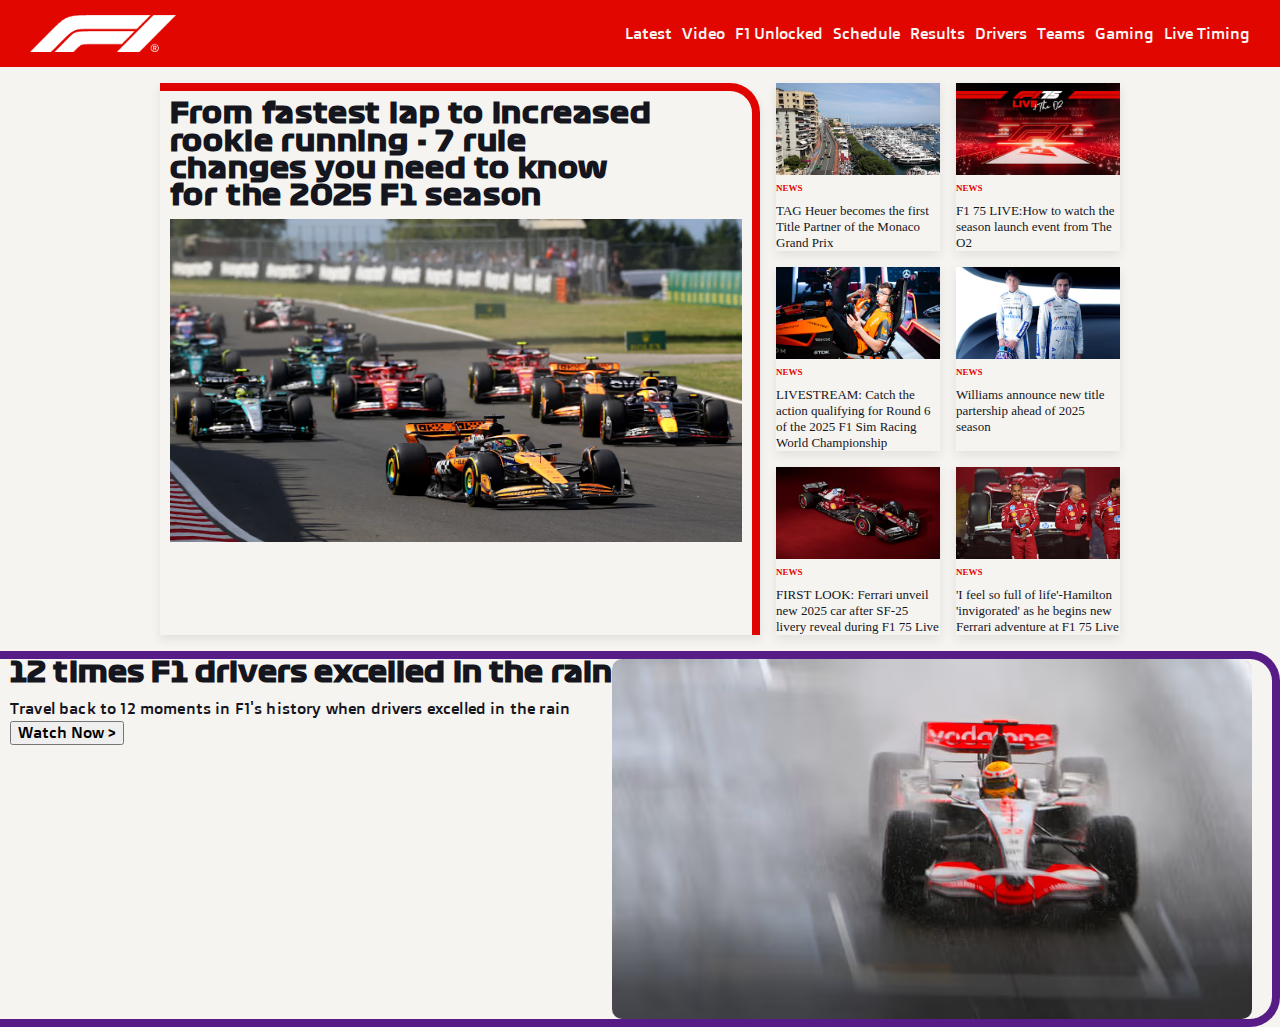
<file: F1_blog/index.html>
<!DOCTYPE html>
<html lang="en">
<head>
    <meta charset="UTF-8">
    <meta name="viewport" content="width=device-width, initial-scale=1.0">
    <title>F1 - The Unoffical Home of Formula 1</title>
    <link rel="preconnect" href="https://fonts.googleapis.com">
<link rel="preconnect" href="https://fonts.gstatic.com" crossorigin>
<link href="https://fonts.googleapis.com/css2?family=Titillium+Web:ital,wght@0,200;0,300;0,400;0,600;0,700;0,900;1,200;1,300;1,400;1,600;1,700&display=swap" rel="stylesheet">
    <link rel="stylesheet" href="normalize.css">
    <link rel="icon" href="public/f1.png" type="image/png">
    <link rel="stylesheet" href="styles.css">
</head>
<body>
    <header>
        <nav>
        <div class="nav-container">        
            <img class="f1-logo" src="public/f1_logo_white.png" alt="Formula 1 logo">


            <ul class="nav-list" role="list">        
                    <li><a href="#index">Latest</a></li>
                    <li><a href="">Video</a></li>
                    <li><a href="">F1 Unlocked</a></li>
                    <li><a href="">Schedule</a></li>
                    <li><a href="">Results</a></li>
                    <li><a href="">Drivers</a></li>
                    <li><a href="">Teams</a></li>
                    <li><a href="">Gaming</a></li>
                    <li><a href="">Live Timing</a></li>
            </ul>
        </div>    
    </nav>
</header>
    
    <main>
        <section class="hero-section">
            <article class="news-headline">
                <h1>From fastest lap to increased rookie running - 7
                    rule changes you need to know for the 2025 F1 season
                </h1>
                <div class="img-container">
                    <img class="track-cars" src="public/track-cars.avif" alt="Formula 1 cars racing on the track">
                </div>
            </article>  
        <aside class="news-cards">
            
            <div class="card-items">
                <img src="public/monaco.avif" alt="Track Monaco Grand prix">
                <h1 class="news">NEWS</h1>
                <p>TAG Heuer becomes the first Title Partner of the Monaco Grand Prix</p>
            </div>
            <div class="card-items">
                <img src="public/F1 75 - Live at The O2 (1).avif" alt="F1 75 LIVE at O2">
                <h1 class="news">NEWS</h1>
                <p>F1 75 LIVE:How to watch the season launch event from The O2</p>
            </div>
            <div class="card-items">
                <img src="public/20250115_Luc-Bouchon_F1-Simracing-2025-1_02484.avif" alt="F1 Sim Racing 2025">
                <h1 class="news">NEWS</h1>
                <p>LIVESTREAM: Catch the action qualifying for Round 6 of the 2025 F1 Sim Racing World Championship</p>
            </div>
            <div class="card-items">
                <img src="public/Atlassian Williams Racing Drivers.avif" alt="Atlassian Williams Racing Drivers">
                <h1 class="news">NEWS</h1>
                <p>Williams announce new title partership ahead of 2025 season</p>
            </div>
            <div class="card-items">
                <img src="public/F677_still_02_v11_169.avif" alt="Ferrari unvels their new 2025 car">
                <h1 class="news">NEWS</h1>
                <p>FIRST LOOK: Ferrari unveil new 2025 car after SF-25 livery reveal during F1 75 Live</p>
            </div>
            <div class="card-items">
                <img src="public/Hamilton F1 75.avif" alt="Hamilton begins his new Ferrari adventure ">
                <h1 class="news">NEWS</h1>
                <p>'I feel so full of life'-Hamilton 'invigorated' as he begins new Ferrari adventure at F1 75 Live</p>
            </div>
            </aside>
        </section>
        <section class="f1-card ">
            <div class="f1-card-content">
    
                <h1>12 times F1 drivers excelled in the rain</h1>
                <p>Travel back to 12 moments in F1's history when drivers excelled in the 
                    rain
                </p>
                <button class="watch-btn">Watch Now ></button>
                 </div>
            <div class="card-img">
                <img src="public/rain_11022024.avif" alt="Car racing on wet track ">
                   
                </div>
           

        </section>

    </main>
    
</body>
</html>
</file>
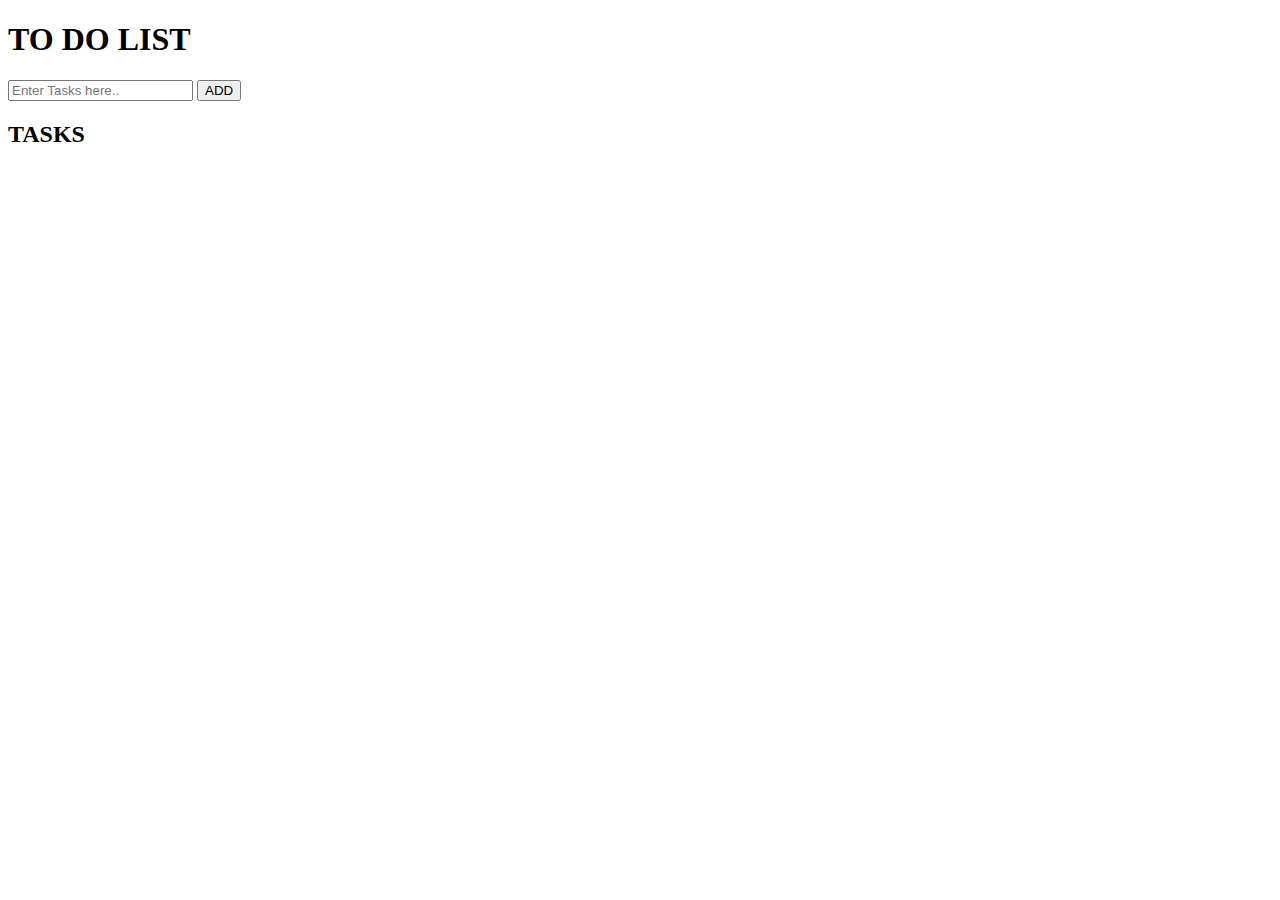
<file: To_do_List/index.html>
<!DOCTYPE html>
<html lang="en">
<head>
    <meta charset="UTF-8">
    <meta name="viewport" content="width=device-width, initial-scale=1.0">
    <title>Todo </title>
</head>
<body>
    <div class="container">
    <h1 class="h1">TO DO LIST</h1>

    <input type="text" id="textInput" placeholder="Enter Tasks here.." >
    <button onclick="add()">ADD</button>
    <h2>TASKS</h2>
    <ul id="tasks"></ul>
    
</div>


<script src="script.js"></script>
</body>

</html>
</file>
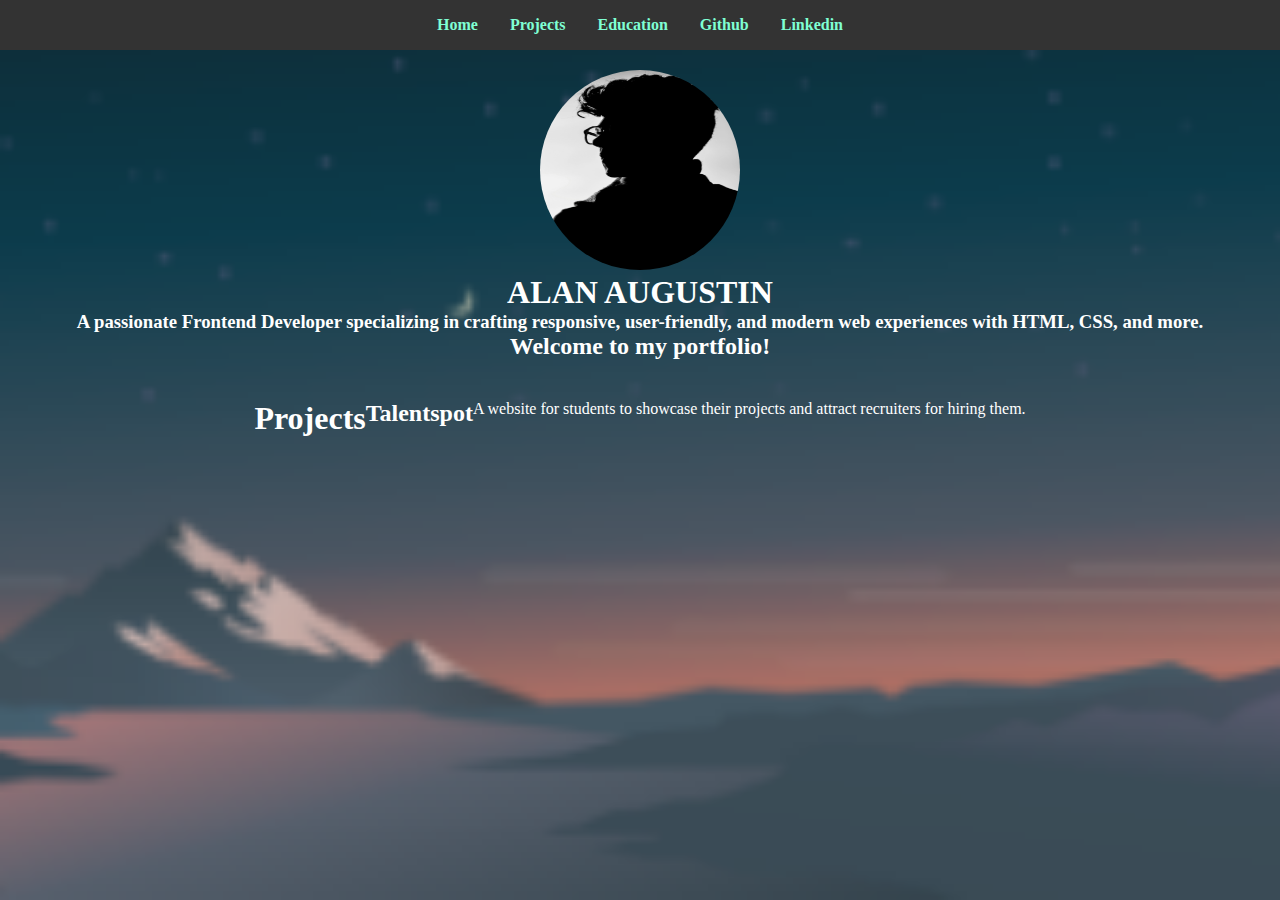
<file: portfolio/home.html>
<!DOCTYPE html>
<html lang="en">
<head>
    <meta charset="UTF-8">
    <meta name="viewport" content="width=device-width, initial-scale=1.0">
    <title>Portfolio</title>
    <link rel="stylesheet" href="styles.css">
</head>
<body>
    <nav>
        <ul>
        <li> <a href="#top">Home</a></li>
        <li> <a href="#projects">Projects</a></li>
        <li> <a href="#education">Education</a></li>
        <li> <a href="https://github.com/alan-Augustin" target="_blank">Github</a></li>
        <li> <a href="https://linkedin.com/in/alanaugustinmy" target="_blank">Linkedin</a></li>
    </ul></nav>
  <main>
    <section><img id="profileImg" src="profile.jpeg" alt="profile image">   
    <h1>ALAN AUGUSTIN </h1>
    <h3> A passionate Frontend Developer specializing in crafting responsive, user-friendly, and modern web experiences with HTML, CSS, and more.
        </h3> 
        <h2><strong>Welcome to my portfolio!</strong></h2> 
</section>
<section id="projects">
    <h1>Projects</h1>
    <h2>Talentspot</h2>
    <p>A website for students to showcase their projects and attract recruiters for hiring them.</p>
</section>


</main>  

    
</body>
</html>
</file>
<file: F1_blog/styles.css>
@font-face {
    font-family: 'formula-bold';
     src: url(public/fonts/Formula1-Bold_web_0.ttf);
 }
 @font-face{
      font-family: 'ampleNu';
     src: url(public/fonts/DoppioOne-Regular.ttf);
 }


body{
    font-family: 'ampleNu' ,sans-serif;
    background-color:#f6f4f0;
    color:#15151e ;
}
/* Navigation bar */
.nav-container{
 display: flex;
 align-items:center;
    justify-content: space-between;
    background-color:#e10600 ;
    padding: 15px 30px;
    overflow: hidden;


}
.nav-list{
    display: flex;
    gap: 10px;
}
.nav-list a{
    font-family: 'ampleNu',sans-serif;
    text-decoration: none;
    color: #f6f4f0;
    transition: background 0.3s ease-in-out;
}
.nav-list a{
    padding: 30px 0px;
    overflow: hidden;
    
}
.f1-logo{
 height: 2.3em;
 width: auto;
}
.nav-list a:hover{
    background-color: #15151e;
}
h1{
    font-family: 'formula-bold', sans-serif;
    font-size: 1.7rem;
    line-height: 1;
    margin-bottom: 10px;
    
} 
.hero-section{
    display: flex;
    padding: 0 10em;
}
.news-headline{
    flex: 2;
    max-width: 600px;
    margin-top: 1rem;
   border: 8px solid #e00400;
   border-width: 8px 8px 0 0;
   border-radius: 0px 30px 0px 0px;
   padding: 1%;
   background: #f6f4f0;
   box-shadow: 0 4px 10px rgba(56, 54, 54, 0.1);
   letter-spacing: 0.05em
}

.img-container{
    overflow: hidden;
}
.track-cars{
    max-width: 100%;
    transition: transform 0.1s ease-in-out;

}  
 .track-cars:hover{
    transform: scale(1.1);
    overflow: hidden;
}
.news-cards{
    flex: 1;
    display: grid;
    grid-template-columns: repeat(2, 1fr);
    grid-template-rows: repeat(2, auto);
    gap: 1rem;
    padding-left: 1rem;
    padding-top: 1rem;
    text-decoration: none;
    
}
.news{
    font-family: 'titillium-web-bold';
    color:#e10600;  
    font-size:xx-small;
    padding-top: 1em;
}
.card-items{
    font-family: 'titillium-web-extralight';
    font-size: small;
    line-height: 1rem;
    box-shadow: 0 4px 10px rgba(56, 54, 54, 0.1);
}
.card-items:hover{
    transform: scale(1.1);
    overflow:hidden;
    transition: transform 0.1s ease-in-out;
}   
.f1-card{
    position: relative;
    letter-spacing: 0.01em;
    margin-top: 1rem;
    display: flex;
    padding: 0 10px;
    border: 8px solid #581c87;
    border-radius: 0px 30px 30px 0px;
    border-width: 8px 8px 8px 0px;

    
}
.f1-card img{
    
    border-radius: 10px;
    margin:0;
    padding: 0;
    background-color: #581c87;

}


@media(max-width:768px){
    .nav-container{
        flex-direction: column;
        align-items: center;
        text-align: center;
    }
    .nav-list{
        flex-direction: column;
        gap: 10px;
    }
    .news-headline{
        max-width: 50%;
    }
    .fl-card{
        flex-direction: row;
    }
}
</file>
<file: portfolio/styles.css>
*{
    margin: 0;
}
nav{
    background-color: #333;
    padding: 10 0px;
    position: sticky;
    width: 100%;
    top: 0;

}
nav li{
padding: 1em;


}
nav a{
    text-decoration: none;
    color: aquamarine;
    font-weight: bold;
}

nav ul{
    list-style: none;
    display: flex;
    justify-content: center;
    padding:0;
}
body{
    height: 100vh;
    background-image: url("cover.png");
    background-size: cover;
    background-repeat: no-repeat;
    background-position: center;
   
}
#profileImg{
   
    height:200px;
    width: 200px;
    border-radius: 50%;
    
}
section{
    align-items: center;
    justify-content: center; 
    text-align: center;
    color: white;
    padding: 20px;
}
#projects{
    display: flex;
    align-items: flex-start;
}
#projects h1 {
display: flex;
align-items: left;
}
</file>
